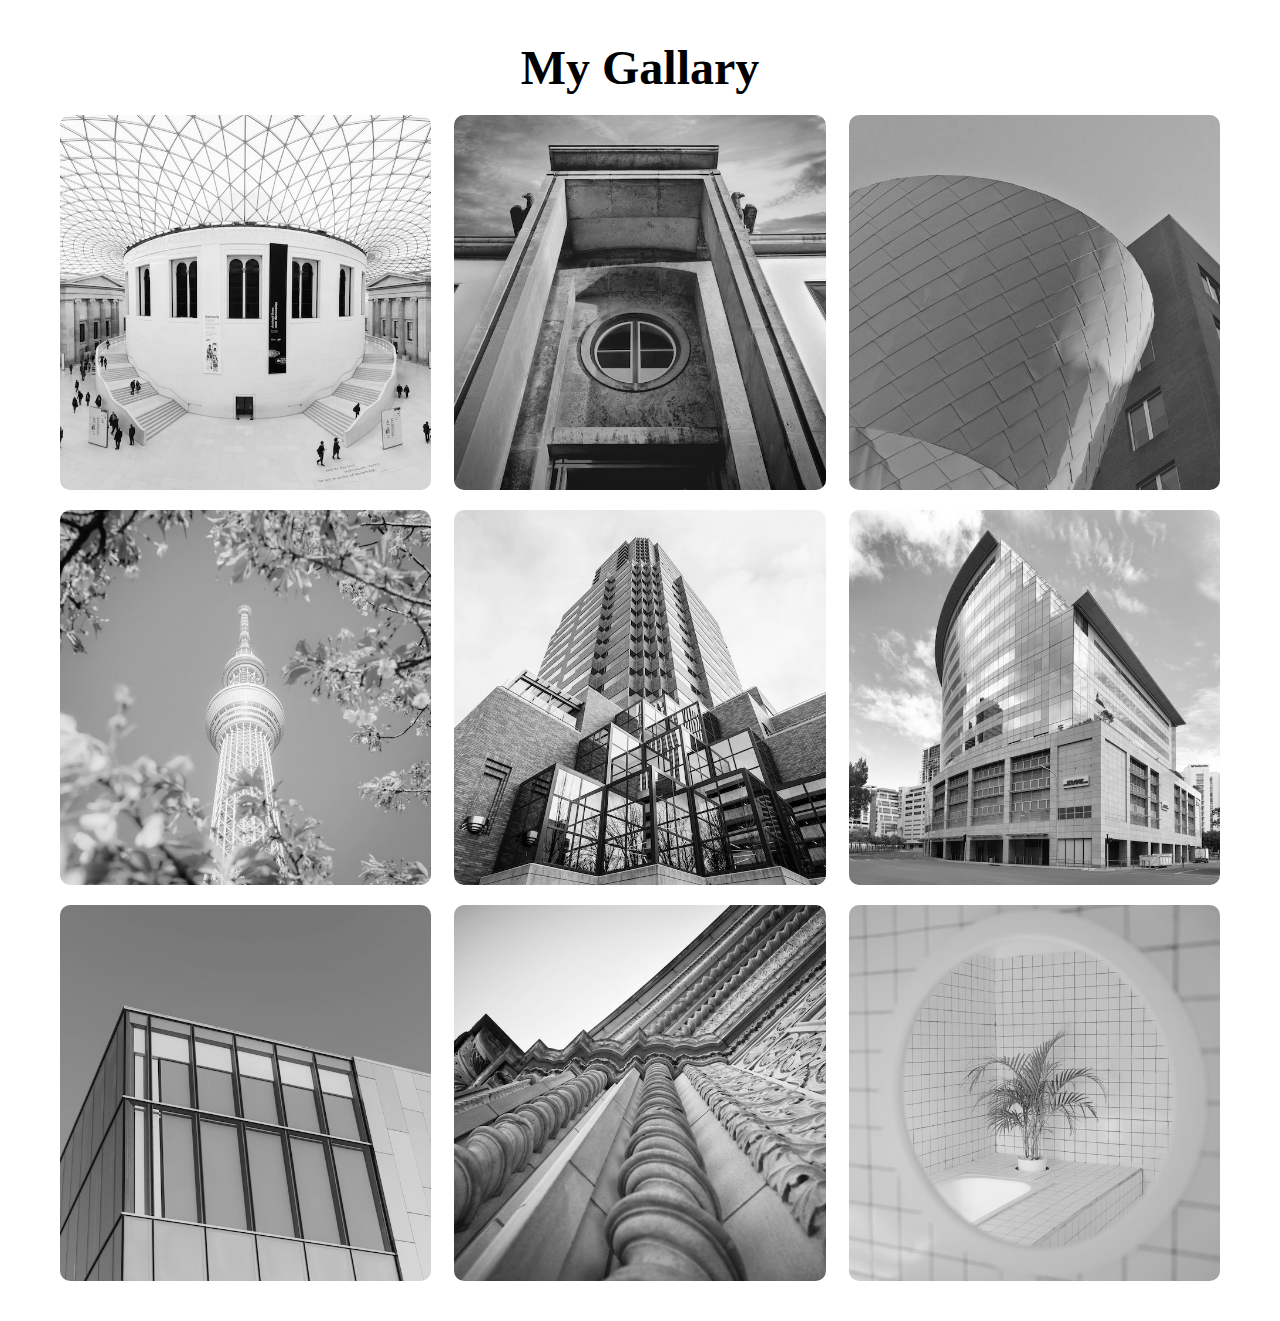
<file: Paralex Projects/index.html>
<!DOCTYPE html>
<html lang="en">

<head>
    <meta charset="UTF-8">
    <meta name="viewport" content="width=device-width, initial-scale=1.0">
    <title>Document</title>
    <link rel="stylesheet" href="styles.css">
</head>

<body>
    <div class="container">
        <h1>My Gallary</h1>
        <div class="gallery">

            <div class="card">
                <img src="image1.jpg" alt="">
                <figcaption>image1</figcaption>
            </div>

            <div class="card">
                <img src="image2.jpeg" alt="">
                <figcaption>image2</figcaption>
            </div>

            <div class="card">
                <img src="image3.jpeg" alt="">
                <figcaption>image3</figcaption>
            </div>

            <div class="card">
                <img src="image4.jpeg" alt="">
                <figcaption>image4</figcaption>
            </div>

            <div class="card">
                <img src="image5.jpeg" alt="">
                <figcaption>image5</figcaption>
            </div>

            <div class="card">
                <img src="image6.jpeg" alt="">
                <figcaption>image6</figcaption>
            </div>

            <div class="card">
                <img src="image7.jpeg" alt="">
                <figcaption>image7</figcaption>
            </div>

            <div class="card">
                <img src="image8.jpeg" alt="">
                <figcaption>image8</figcaption>
            </div>

            <div class="card">
                <img src="image9.jpeg" alt="">
                <figcaption>image9</figcaption>
            </div>
        </div>
    </div>

</body>

</html>
</file>
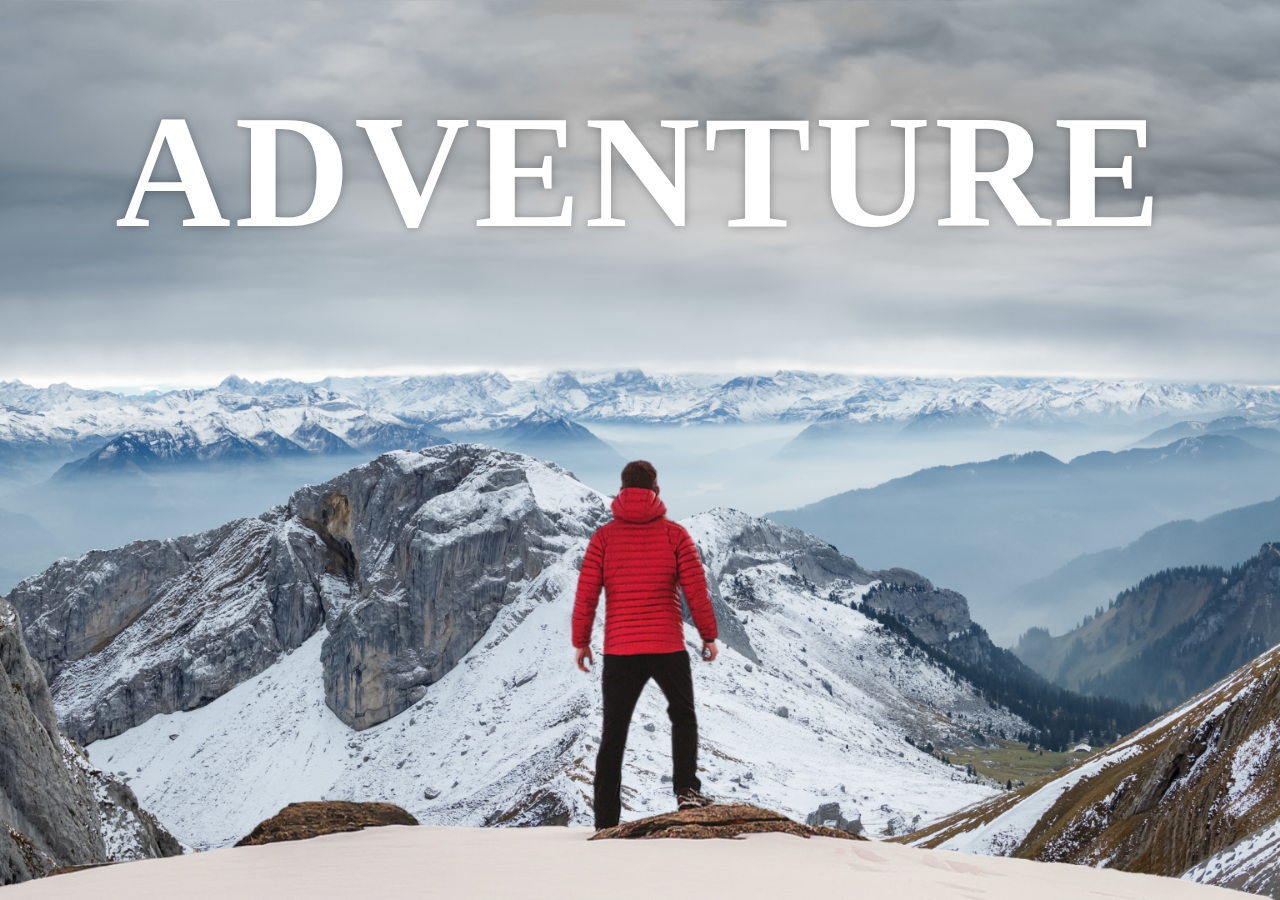
<file: Pralex_Website.html>
<!DOCTYPE html>
<html lang="en">

<head>
    <meta charset="UTF-8">
    <meta name="viewport" content="width=device-width, initial-scale=1.0">
    <title>Paralex-Website</title>
    <link rel="stylesheet" href="styles.css">
    <link rel="icon" href="Durgesh Patle.jpg">
</head>

<body>
    <div id="wrapper">
        <div class="container">
            <img src="background.png" class="background">
            <img src="foreground.png" class="foreground">
            <h1>ADVENTURE</h1>
        </div>

        <section>
            <h2 class="secHeading">Adventure Time!</h2>
            <p class="text">
                Lorem ipsum dolor sit amet consectetur adipisicing elit. Praesentium odit ipsam, nulla quibusdam
                exercitationem porro! Quod vel odio perspiciatis est. Qui laboriosam voluptate assumenda, eveniet
                soluta, quis nulla fugiat sequi velit dignissimos odit, delectus numquam. <br> <br>
                Lorem ipsum dolor sit amet consectetur, adipisicing elit. Velit deserunt ducimus accusantium porro illo
                doloremque ullam amet? Magnam consectetur qui odit est quidem excepturi.
            </p>

            <div class="bg " id="bg1">
                <h2 class="desc">BIKING</h2>
            </div>
                <p class="text">
                    Lorem ipsum dolor sit amet consectetur, adipisicing elit. Qui necessitatibus commodi alias? Veritatis, eligendi nisi. Amet exercitationem, recusandae dolore corrupti laborum aperiam repellendus natus voluptatem quam atque aliquam beatae. Odit deserunt nisi optio eveniet? Aliquam possimus molestiae, ullam illum accusamus autem accusantium! Voluptate laboriosam eum saepe ex veritatis est? Numquam eaque autem labore provident dolorum, velit omnis mollitia eos adipisci! <br> <br>
                    Lorem, ipsum dolor sit amet consectetur adipisicing elit. Ad, itaque hic tempore rem eveniet sed repudiandae molestiae magnam aut quod consequatur, harum, totam beatae fugiat ipsam? Explicabo, blanditiis quod similique fugiat fugit ea expedita deleniti doloribus, delectus perferendis, tempore amet maiores libero sapiente voluptatem reprehenderit? Illum alias commodi cupiditate corporis mollitia ab quaerat, ipsum est excepturi vitae a sunt optio.
                </p>

            <div class="bg" id="bg2">
                <h2 class="desc">PARA GLIDING</h2>
            </div>
                <p class="text">
                    Lorem ipsum dolor sit amet consectetur, adipisicing elit. Qui necessitatibus commodi alias? Veritatis, eligendi nisi. Amet exercitationem, recusandae dolore corrupti laborum aperiam repellendus natus voluptatem quam atque aliquam beatae. Odit deserunt nisi optio eveniet? Aliquam possimus molestiae, ullam illum accusamus autem accusantium! Voluptate laboriosam eum saepe ex veritatis est? Numquam eaque autem labore provident dolorum, velit omnis mollitia eos adipisci! <br> <br>
                    Lorem, ipsum dolor sit amet consectetur adipisicing elit. Ad, itaque hic tempore rem eveniet sed repudiandae molestiae magnam aut quod consequatur, harum, totam beatae fugiat ipsam? Explicabo, blanditiis quod similique fugiat fugit ea expedita deleniti doloribus, delectus perferendis, tempore amet maiores libero sapiente voluptatem reprehenderit? Illum alias commodi cupiditate corporis mollitia ab quaerat, ipsum est excepturi vitae a sunt optio.
                </p>

            <div class="bg" id="bg3">
                <h2 class="desc">SURFING</h2>
            </div>
                <p class="text">
                    Lorem ipsum dolor sit amet consectetur, adipisicing elit. Qui necessitatibus commodi alias? Veritatis, eligendi nisi. Amet exercitationem, recusandae dolore corrupti laborum aperiam repellendus natus voluptatem quam atque aliquam beatae. Odit deserunt nisi optio eveniet? Aliquam possimus molestiae, ullam illum accusamus autem accusantium! Voluptate laboriosam eum saepe ex veritatis est? Numquam eaque autem labore provident dolorum, velit omnis mollitia eos adipisci! <br> <br>
                    Lorem, ipsum dolor sit amet consectetur adipisicing elit. Ad, itaque hic tempore rem eveniet sed repudiandae molestiae magnam aut quod consequatur, harum, totam beatae fugiat ipsam? Explicabo, blanditiis quod similique fugiat fugit ea expedita deleniti doloribus, delectus perferendis, tempore amet maiores libero sapiente voluptatem reprehenderit? Illum alias commodi cupiditate corporis mollitia ab quaerat, ipsum est excepturi vitae a sunt optio.
                </p>
        </section>
        <div class="thanks">
            <h2>Thank You for Visit my Website</h2>
            <h3>Developed By: Durgesh Patle.</h3>
        </div>
    </div>

</body>

</html>
</file>
<file: Paralex Projects/styles.css>
* {
    margin:0;
    padding:0;
    box-sizing:border-box;
  }
  
  .container{
    height:100%;
    max-width:1200px;
    margin:0 auto;
    padding:20px;
  }
  
  .container h1{
    margin: 20px 100px;
    text-align: center;
    margin-bottom: 20px;
    font-size: 3rem;
  }
  
  .gallery{
    display: flex;
    flex-wrap: wrap;
    justify-content: space-between;
  }
  
  
  .card {
    width:32%;
    position:relative;
    margin-bottom: 20px;
    border-radius: 10px;
    overflow: hidden;
  }
   
  .card img{
    width:100%;
    height:100%;
    filter: grayscale(100%);
    box-shadow: 0 0 20px #333;
    object-fit: cover;
  }
  
  .card:hover {
    transform: scale(1.03);
    transition: 0.5s;
    filter: drop-shadow(0 0 10px #333);
  }

  .card:hover img {
    filter: grayscale(0%);
  }
  
  .card figcaption{
    position: absolute;
    top: 0;
    bottom: 0;
    padding: 25px;
    width: 100%;
    height: 20%; 
    font-size: 16px;
    font-weight: 500;
    color: #fff;
    opacity: 0;
    border-radius: 0 0 10px 10px;
    background: linear-gradient(rgba(33, 33, 33, 0.514),rgba(24, 24, 24, 0.176));
    transition: 0.3s;
  }
  
  .card:hover figcaption {
    opacity: 1;
    transform: scale(1.03);
  }
</file>
<file: styles.css>
* {
    margin: 0;
    padding: 0;
    box-sizing: border-box;
}

#wrapper {
    height: 100vh;
    overflow-x: hidden;
    perspective: 10px;
}

.container {
    position: relative;
    height: 100%;
    display: flex;
    justify-content: center;
    align-items: center;
    transform-style: preserve-3d;
    z-index: -1;
}

.background {
    transform: translateZ(-40px) scale(5);
}

.foreground {
    transform: translateZ(-20px) scale(3);
}

.background,
.foreground {
    position: absolute;
    height: 100%;
    width: 100%;
    object-fit: cover;
    z-index: -1;
}

h1 {
    position: absolute;
    top: 5rem;
    font-size: 10rem;
    letter-spacing: 4px;
    color: white;
    text-shadow: 0 0 10px rgba(0, 0, 0, 0.3);
}

section {
    background-color: rgb(45, 41, 41);
    color: white;
    padding: 5rem 0;
}

.secHeading {
    font-size: 5rem;
    padding: 0 10rem;
}

.text {
    font-size: 1.5rem;
    padding: 0 10rem;
    margin: 5rem 0;
}

.bg {
    position: relative;
    width: 100%;
    background-attachment: fixed;
    background-position: center;
    background-size: cover;
    height: 500px;
}

.desc {
    position: absolute;
    /* background-color: white; */
    padding: 0.5rem 2.5rem;
    top: 45%;
    left: 35%;
    transform: translateX(-50%) translateX(50%);
    color: white;
    font-size: 4rem;
    font-weight: 900px;
}

.thanks {
    border: 1px solid black;
    border-radius: 5px;
    background-color: #dfdddd;
    text-align: center;
    height: 120px;
}

.thanks h2 {
    margin-top: 20px;
    font-size: 2.4rem;
}

.thanks h3 {
    margin-top: 0.5%;
    font-size: 1.5rem;
}

#bg1 {
    background-image: url(sport-1.jpg);
}

#bg2 {
    background-image: url(sport-2.jpg);
}

#bg3 {
    background-image: url(sport-3.jpg);
}

@media (max-width:350px) {
    h1 {
        font-size: 1.5rem;
    }

    section {
        padding: 1rem 0;
    }

    .secHeading {
        font-size: 1.5rem;
        padding: 0 4rem;
    }

    .text {
        font-size: 0.5rem;
        padding: 0 4rem;
        margin: 0.2rem 0;
    }

    .desc {
        font-size: 1.4rem;
        left: 5%;
        font-weight: 200px;
    }

    .thanks {
        height: 80px;
    }

    .thanks h2 {
        margin-top: 10px;
        font-size: 1.2rem;
    }

    .thanks h3 {
        margin-top: 0.5%;
        font-size: 1rem;
    }

}

@media(min-width:300px) and (max-width:550px) {
    h1 {
        font-size: 2.5rem;
    }

    section {
        padding: 1.5rem 0;
    }

    .secHeading {
        font-size: 1.8rem;
        padding: 0 4rem;
    }

    .text {
        font-size: 0.8rem;
        padding: 0 3.5rem;
        margin: 1.2rem 0;
    }

    .desc {
        font-size: 1.6rem;
        font-weight: 300px;
        top: 25%;
        bottom: 2%;
        left: 25%;
    }

    .thanks {
        height: 80px;
    }

    .thanks h2 {
        margin-top: 10px;
        font-size: 1rem;
    }

    .thanks h3 {
        margin-top: 0.5%;
        font-size: 0.8rem;
    }
    img{
        width: 40%;
    }

}

@media(min-width:550px) and (max-width:860px) {
    h1 {
        font-size: 4.2rem;
    }

    section {
        padding: 1.5rem 0;
    }

    .secHeading {
        font-size: 1.8rem;
        padding: 0 4rem;
    }

    .text {
        font-size: 0.8rem;
        padding: 0 3.5rem;
        margin: 1.2rem 0;
    }

    .desc {
        font-size: 2.2rem;
        font-weight: 500px;
        top: 35%;
        bottom: 2%;
        left: 25%;
    }

    .thanks {
        height: 80px;
    }

    .thanks h2 {
        margin-top: 10px;
        font-size: 1.5rem;
    }

    .thanks h3 {
        margin-top: 0.5%;
        font-size: 1.3rem;
    }
}

@media(min-width:860px) and (max-width:1190px) {
    h1 {
        font-size: 6rem;
    }

    section {
        padding: 1.5rem 0;
    }

    .secHeading {
        font-size: 2.5rem;
        padding: 0 4rem;
    }

    .text {
        font-size: 1rem;
        padding: 0 4rem;
        margin: 1.2rem 0;
    }

    .desc {
        font-size: 2.8rem;
        font-weight: 800px;
        top: 45%;
        left: 30%;
    }

    .thanks h2 {
        margin-top: 10px;
        font-size: 1.8rem;
    }

    .thanks h3 {
        margin-top: 0.5%;
        font-size: 1.5rem;
    }

}
</file>
